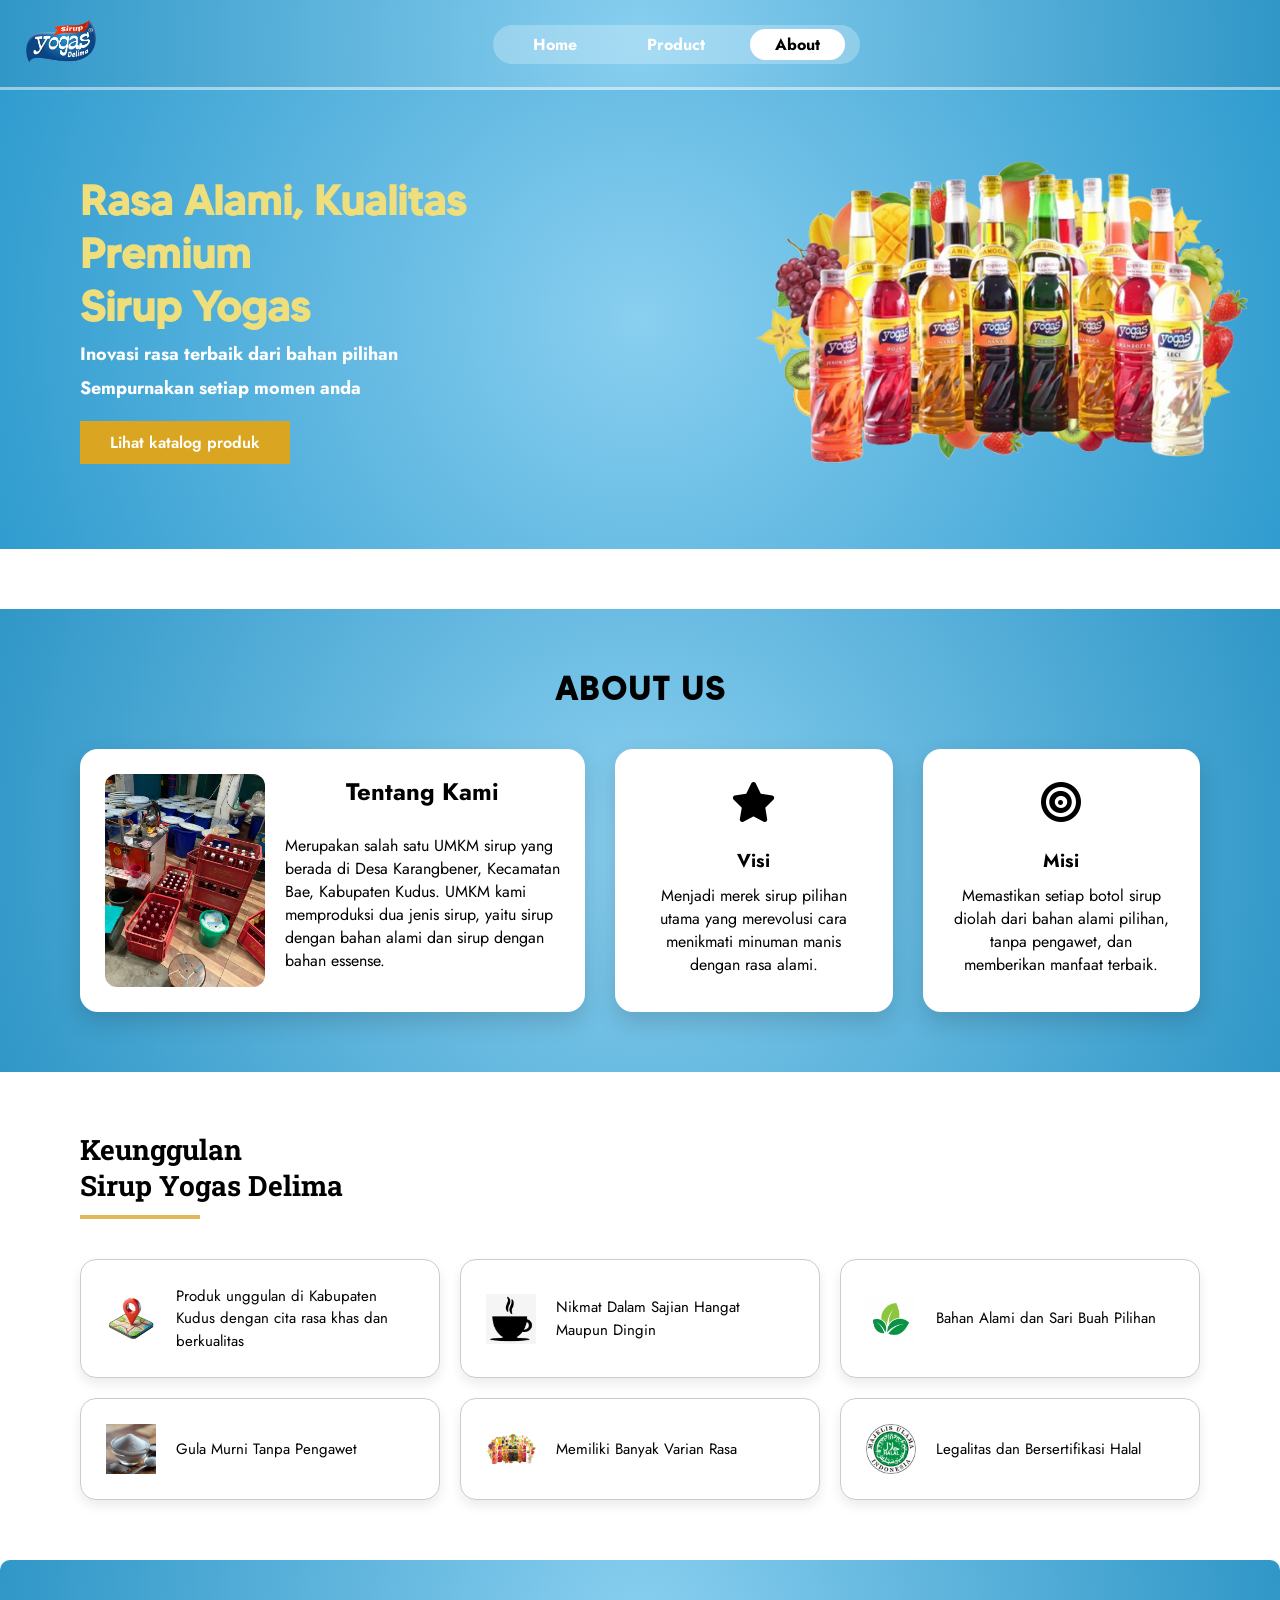
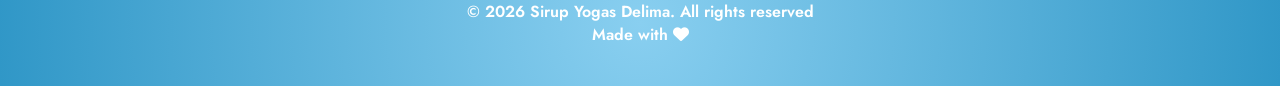
<file: about/index.html>
<!DOCTYPE html>
<html lang="en">
<head>
  <meta charset="UTF-8">
  <meta name="viewport" content="width=device-width, initial-scale=1.0">
  <title>Yogas Delima - About Us</title>
  <link rel="icon" href="../img/favicon.ico">
  <link rel="stylesheet" href="style.css">
  <link rel="stylesheet" href="https://cdnjs.cloudflare.com/ajax/libs/font-awesome/6.5.1/css/all.min.css">
</head>
<body>
  <nav class="navbar" id="navbar">
    <a class="logo" href="../">
      <img src="../img/logo.png" alt="Logo">
    </a>
    <ul class="menu" id="menu">
      <li><a href="../">Home</a></li>
      <li><a href="../product/">Product</a></li>
      <li class="active"><a href="" class="active">About</a></li>
    </ul>
    <div class="burger" id="burger">
      <span></span>
      <span></span>
      <span></span>
    </div>
  </nav>

  <section id="hero">
    <div class="hero-left">
      <h2>rasa alami, kualitas premium</h2>
      <h2>sirup yogas</h2>
      <h4>Inovasi rasa terbaik dari bahan pilihan</h4>
      <h4>Sempurnakan setiap momen anda</h4>
      <a href="../product/">Lihat katalog produk</a>
    </div>
    <div class="hero-right">
      <img src="../img/family.png" alt="Family">
    </div>
  </section>

  <div class="gap"></div>

  <section id="about">
    <h2 class="section-title">about us</h2>
    <div class="about-flex">
      <div class="card tentang">
        <img src="../img/tentang.jpeg" alt="Tentang Kami">
        <div class="text-about">
          <h2>Tentang Kami</h2>
          <p>
            Merupakan salah satu UMKM sirup yang berada di Desa Karangbener,
            Kecamatan Bae, Kabupaten Kudus. UMKM kami memproduksi dua jenis
            sirup, yaitu sirup dengan bahan alami dan sirup dengan bahan essense.
          </p>
        </div>
      </div>
      <div class="card small">
        <div class="icon"><i class="fas fa-star"></i></div>
        <h3>Visi</h3>
        <p>
          Menjadi merek sirup pilihan utama yang merevolusi cara menikmati
          minuman manis dengan rasa alami.
        </p>
      </div>
      <div class="card small">
        <div class="icon"><i class="fas fa-bullseye"></i></div>
        <h3>Misi</h3>
        <p>
          Memastikan setiap botol sirup diolah dari bahan alami pilihan,
          tanpa pengawet, dan memberikan manfaat terbaik.
        </p>
      </div>
    </div>
  </section>

  <section id="keunggulan">
    <div class="title">
      <h2>Keunggulan<br>Sirup Yogas Delima</h2>
      <span class="line"></span>
    </div>

    <div class="keunggulan-grid">
      <div class="item">
        <img src="../img/icon1.jpg" alt="">
        <p>Produk unggulan di Kabupaten Kudus dengan cita rasa khas dan berkualitas</p>
      </div>

      <div class="item">
        <img src="../img/icon2.jpg" alt="">
        <p>Nikmat Dalam Sajian Hangat Maupun Dingin</p>
      </div>

      <div class="item">
        <img src="../img/icon3.jpg" alt="">
        <p>Bahan Alami dan Sari Buah Pilihan</p>
      </div>

      <div class="item">
        <img src="../img/icon4.jpg" alt="">
        <p>Gula Murni Tanpa Pengawet</p>
      </div>

      <div class="item">
        <img src="../img/family.png" alt="">
        <p>Memiliki Banyak Varian Rasa</p>
      </div>

      <div class="item">
        <img src="../img/icon6.jpg" alt="">
        <p>Legalitas dan Bersertifikasi Halal</p>
      </div>
    </div>
  </section>

  <footer id="footer">
    <p>&copy; <span id="year"></span> Sirup Yogas Delima. All rights reserved</p>
    <p>Made with <i class="fas fa-heart"></i></p>
  </footer>

  <script src="script.js"></script>
</body>

</html>
</file>
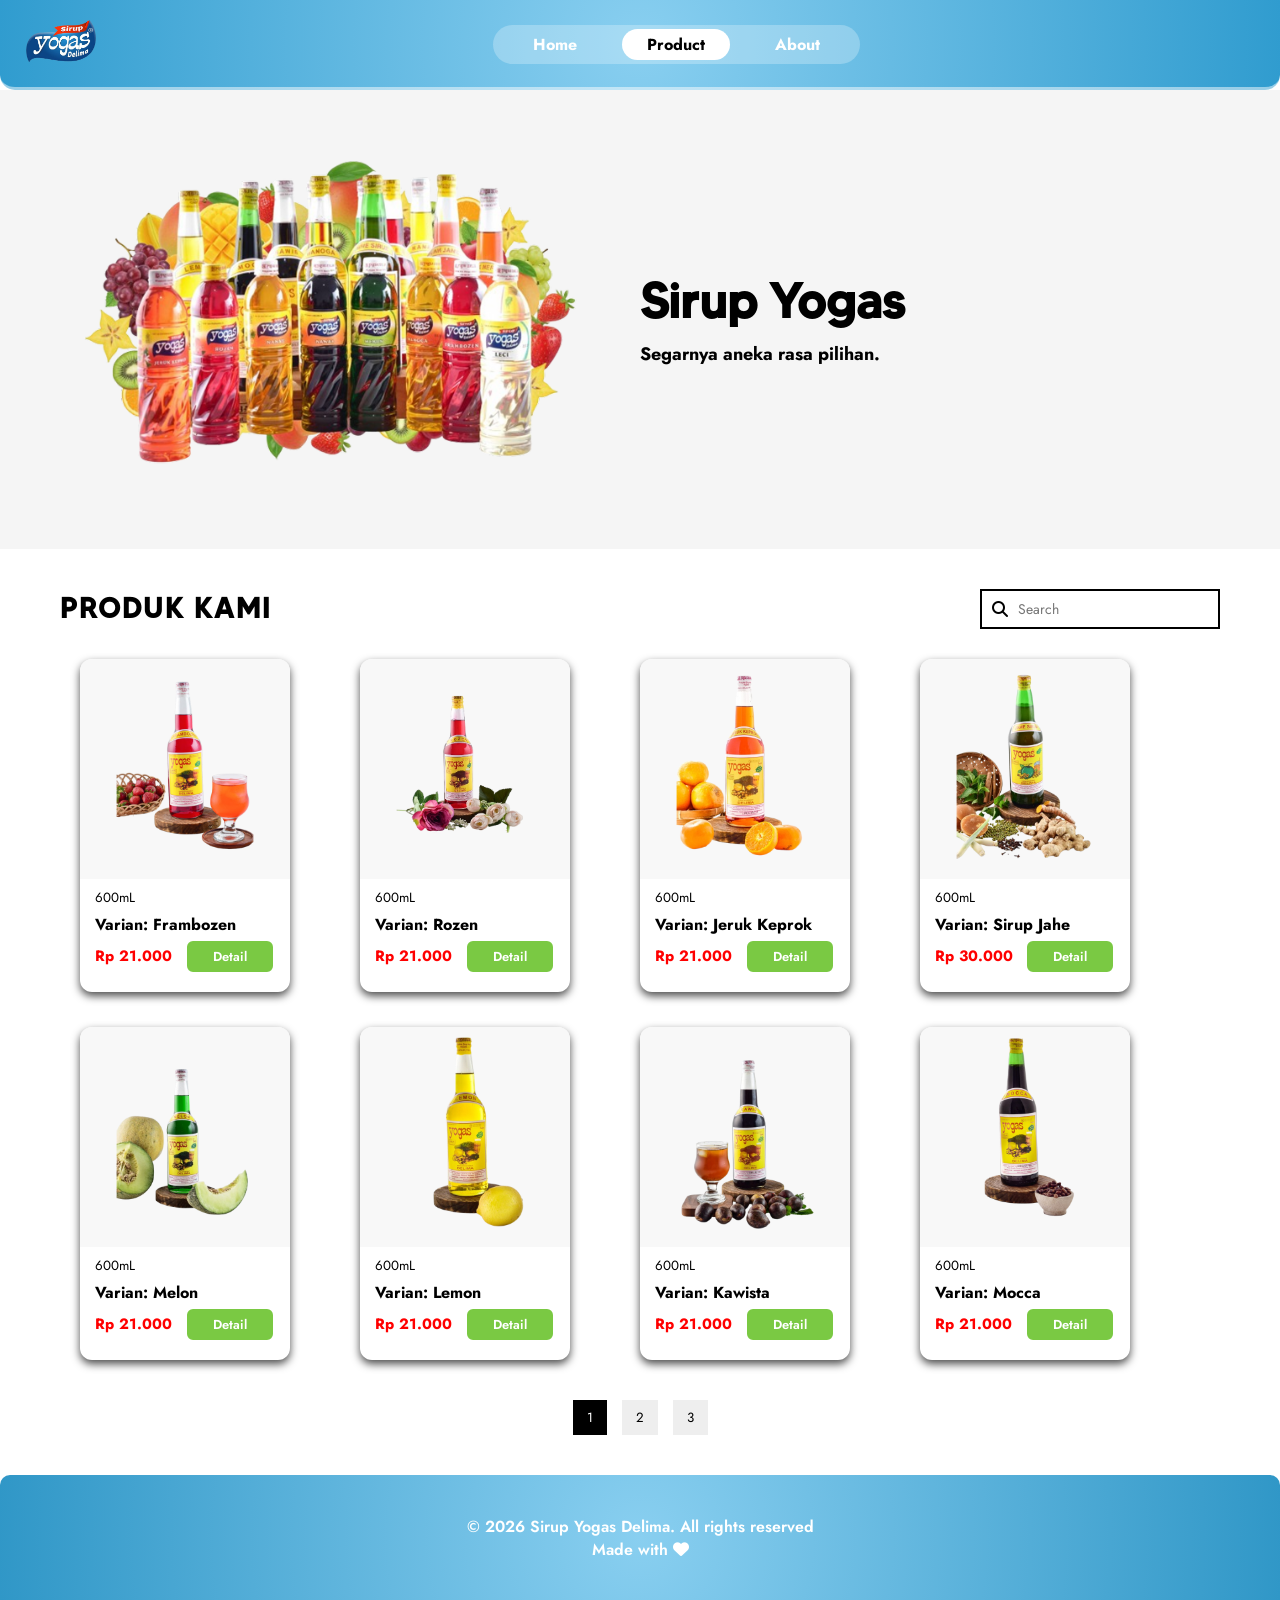
<file: product/index.html>
<!DOCTYPE html>
<html lang="en">
<head>
  <meta charset="UTF-8">
  <meta name="viewport" content="width=device-width, initial-scale=1.0">
  <title>Yogas Delima - Product</title>
  <link rel="stylesheet" href="style.css">
  <link rel="stylesheet" href="https://cdnjs.cloudflare.com/ajax/libs/font-awesome/6.5.1/css/all.min.css">
  <link rel="icon" href="../img/favicon.ico">
</head>
<body>
  <nav class="navbar" id="navbar">
    <a class="logo" href="../">
      <img src="../img/logo.png" alt="Logo">
    </a>
    <ul class="menu" id="menu">
      <li><a href="../">Home</a></li>
      <li class="active"><a href="#">Product</a></li>
      <li><a href="../about/">About</a></li>
    </ul>
    <div class="burger" id="burger">
      <span></span>
      <span></span>
      <span></span>
    </div>
  </nav>

  <section class="hero">
    <div class="hero-left">
      <img src="../img/family.png" alt="Family">
    </div>
    <div class="hero-right">
      <h2>sirup yogas</h2>
      <h4>Segarnya aneka rasa pilihan.</h4>
    </div>
  </section>

  <section class="product-section">
    <div class="product-header">
      <h2>PRODUK KAMI</h2>
      <div class="search-box">
        <i class="fas fa-magnifying-glass"></i>
        <input type="search" id="searchInput" placeholder="Search">
      </div>
    </div>
    <div id="productGrid" class="product-grid"></div>
    <div id="pagination" class="pagination"></div>
  </section>

  <footer id="footer">
    <p>&copy; <span id="year"></span> Sirup Yogas Delima. All rights reserved</p>
    <p>Made with <i class="fas fa-heart"></i></p>
  </footer>
  <script src="script.js"></script>
</body>

</html>
</file>
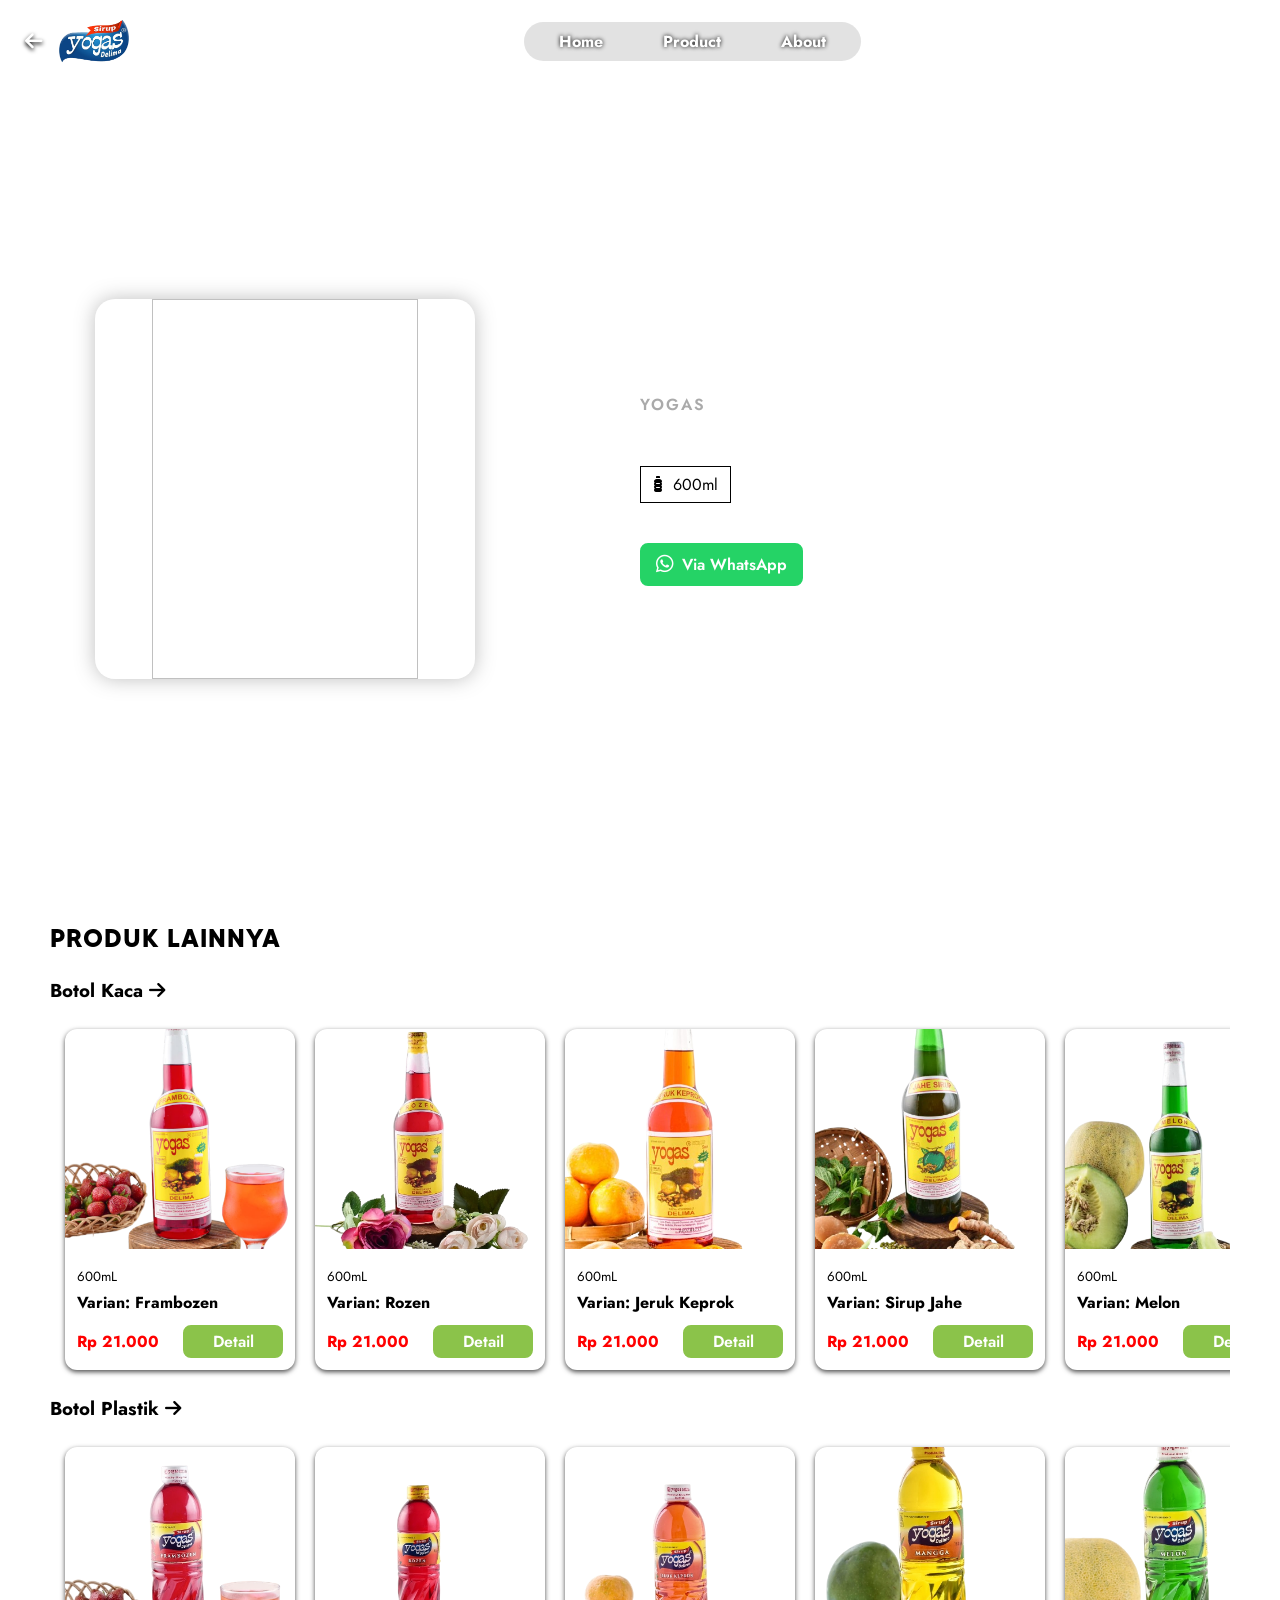
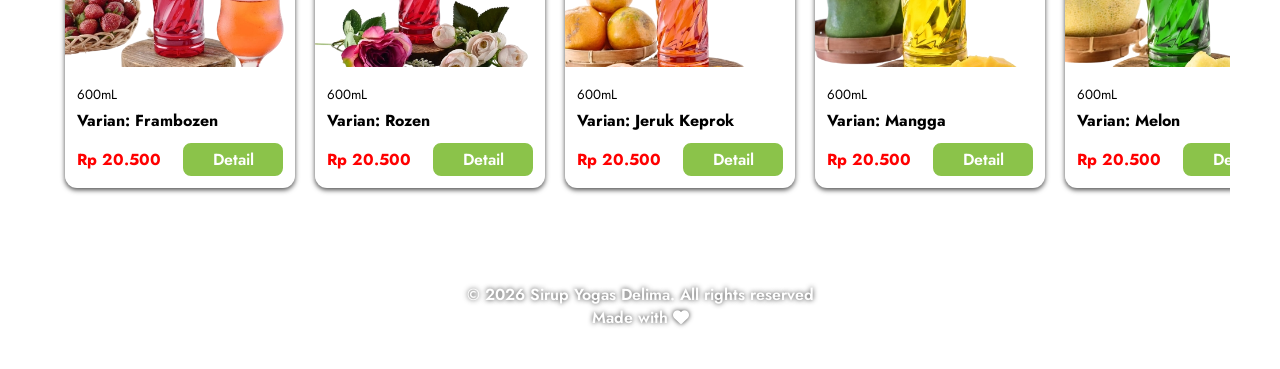
<file: details/detail.html>
<!DOCTYPE html>
<html lang="en">
<head>
  <meta charset="UTF-8">
  <meta name="viewport" content="width=device-width, initial-scale=1.0">
  <title>Yogas Delima - Detail Produk</title>
  <link rel="icon" href="../img/favicon.ico">
  <link rel="stylesheet" href="https://cdnjs.cloudflare.com/ajax/libs/font-awesome/6.5.1/css/all.min.css">
  <link rel="stylesheet" href="style.css">
</head>
<body>
  <nav class="navbar">
    <div class="logo">
      <a href="#" onclick="javascript:history.back(); return false"><i class="fas fa-arrow-left"></i></a>
      <img src="../img/logo.png" alt="Logo" href="../">
    </div>
    <ul class="menu" id="menu">
      <li><a href="../">Home</a></li>
      <li><a href="../product/">Product</a></li>
      <li><a href="../about/">About</a></li>
    </ul>
    <div class="burger" id="burger">
      <span></span>
      <span></span>
      <span></span>
    </div>
  </nav>

  <section class="detail-hero">
  <div class="detail-left">
    <div class="image-box">
      <img id="productImg">
    </div>
  </div>
  <div class="detail-right">
    <span class="brand">YOGAS</span>
    <h1 id="productName"></h1>
    <p class="desc" id="productDesc"></p>
    <div class="volume"><i class="fas fa-bottle-water"></i> 600ml</div>
    <div class="price" id="productPrice"></div>
    <a href="https://wa.me/6285713622235" class="btn-wa"><i class="fab fa-whatsapp"></i> Via WhatsApp</a>
  </div>
</section>

<section id="product">
    <div class="product">
      <div class="heading">
        <h2>produk lainnya</h2>
      </div>
      <br>
      <h3>Botol Kaca <i class="fas fa-arrow-right"></i></h3>
      <div class="list-produk" id="listProduk">
        <!-- 1 -->
        <div class="card" data-name="frambozen">
          <img src="../img/variant/frambozen.png">
          <div class="info">
            <small>600mL</small>
            <h4>Varian: Frambozen</h4>
            <div class="action">
              <p class="harga">Rp 21.000</p>
              <a href="detail.html?id=1" class="btn-beli">Detail</a>
            </div>
          </div>
        </div>
        <!-- 2 -->
         <div class="card" data-name="rozen">
          <img src="../img/variant/rozen.png">
          <div class="info">
            <small>600mL</small>
            <h4>Varian: Rozen</h4>
            <div class="action">
              <p class="harga">Rp 21.000</p>
              <a href="detail.html?id=2" class="btn-beli">Detail</a>
            </div>
          </div>
        </div>
        <!-- 3 -->
         <div class="card" data-name="jeruk keprok">
          <img src="../img/variant/jeruk_keprok.png">
          <div class="info">
            <small>600mL</small>
            <h4>Varian: Jeruk Keprok</h4>
            <div class="action">
              <p class="harga">Rp 21.000</p>
              <a href="detail.html?id=3" class="btn-beli">Detail</a>
            </div>
          </div>
        </div>
        <!-- 4 -->
        <div class="card" data-name="jahe">
          <img src="../img/variant/jahe.png">
          <div class="info">
            <small>600mL</small>
            <h4>Varian: Sirup Jahe</h4>
            <div class="action">
              <p class="harga">Rp 21.000</p>
              <a href="detail.html?id=4" class="btn-beli">Detail</a>
            </div>
          </div>
        </div>
        <!-- 5 -->
        <div class="card" data-name="melon">
          <img src="../img/variant/melon.png">
          <div class="info">
            <small>600mL</small>
            <h4>Varian: Melon</h4>
            <div class="action">
              <p class="harga">Rp 21.000</p>
              <a href="detail.html?id=5" class="btn-beli">Detail</a>
            </div>
          </div>
        </div>
        <!-- 6 -->
        <div class="card" data-name="lemon">
          <img src="../img/variant/lemon.png">
          <div class="info">
            <small>600mL</small>
            <h4>Varian: Lemon</h4>
            <div class="action">
              <p class="harga">Rp 21.000</p>
              <a href="detail.html?id=6" class="btn-beli">Detail</a>
            </div>
          </div>
        </div>
        <!-- 7 -->
        <div class="card" data-name="kawis">
          <img src="../img/variant/kawis.png">
          <div class="info">
            <small>600mL</small>
            <h4>Varian: Kawis</h4>
            <div class="action">
              <p class="harga">Rp 21.000</p>
              <a href="detail.html?id=7" class="btn-beli">Detail</a>
            </div>
          </div>
        </div>
        <!-- 8 -->
        <div class="card" data-name="mocca">
          <img src="../img/variant/mocca.png">
          <div class="info">
            <small>600mL</small>
            <h4>Varian: Mocca</h4>
            <div class="action">
              <p class="harga">Rp 21.000</p>
              <a href="detail.html?id=8" class="btn-beli">Detail</a>
            </div>
          </div>
        </div>
        <!-- 9 -->
        <div class="card" data-name="leci">
          <img src="../img/variant/leci.png">
          <div class="info">
            <small>600mL</small>
            <h4>Varian: Leci</h4>
            <div class="action">
              <p class="harga">Rp 21.000</p>
              <a href="detail.html?id=9" class="btn-beli">Detail</a>
            </div>
          </div>
        </div>
        <!-- 10 -->
        <div class="card" data-name="nanas">
          <img src="../img/variant/nanas.png">
          <div class="info">
            <small>600mL</small>
            <h4>Varian: Nanas</h4>
            <div class="action">
              <p class="harga">Rp 21.000</p>
              <a href="detail.html?id=10" class="btn-beli">Detail</a>
            </div>
          </div>
        </div>
        <!-- 11 -->
        <div class="card" data-name="mangga">
          <img src="../img/variant/mangga.png">
          <div class="info">
            <small>600mL</small>
            <h4>Varian: Mangga</h4>
            <div class="action">
              <p class="harga">Rp 21.000</p>
              <a href="detail.html?id=11" class="btn-beli">Detail</a>
            </div>
          </div>
        </div>
        <!-- 12 -->
        <div class="card" data-name="jambu">
          <img src="../img/variant/jambu.png">
          <div class="info">
            <small>600mL</small>
            <h4>Varian: Jambu</h4>
            <div class="action">
              <p class="harga">Rp 21.000</p>
              <a href="detail.html?id=12" class="btn-beli">Detail</a>
            </div>
          </div>
        </div>
      </div>
      <h3>Botol Plastik <i class="fas fa-arrow-right"></i></h3>
      <div class="list-produk">
        <!-- 1 -->
        <div class="card" data-name="frambozen">
          <img src="../img/plastic/frambozen.png">
          <div class="info">
            <small>600mL</small>
            <h4>Varian: Frambozen</h4>
            <div class="action">
              <p class="harga">Rp 20.500</p>
              <a href="detail.html?id=13" class="btn-beli">Detail</a>
            </div>
          </div>
        </div>
        <!-- 2 -->
         <div class="card" data-name="rozen">
          <img src="../img/plastic/rozen.png">
          <div class="info">
            <small>600mL</small>
            <h4>Varian: Rozen</h4>
            <div class="action">
              <p class="harga">Rp 20.500</p>
              <a href="detail.html?id=14" class="btn-beli">Detail</a>
            </div>
          </div>
        </div>
        <!-- 3 -->
         <div class="card" data-name="jeruk keprok">
          <img src="../img/plastic/jeruk_keprok.png">
          <div class="info">
            <small>600mL</small>
            <h4>Varian: Jeruk Keprok</h4>
            <div class="action">
              <p class="harga">Rp 20.500</p>
              <a href="detail.html?id=15" class="btn-beli">Detail</a>
            </div>
          </div>
        </div>
        <!-- 4 -->
        <div class="card" data-name="mangga">
          <img src="../img/plastic/mangga.png">
          <div class="info">
            <small>600mL</small>
            <h4>Varian: Mangga</h4>
            <div class="action">
              <p class="harga">Rp 20.500</p>
              <a href="detail.html?id=16" class="btn-beli">Detail</a>
            </div>
          </div>
        </div>
        <!-- 5 -->
        <div class="card" data-name="melon">
          <img src="../img/plastic/melon.png">
          <div class="info">
            <small>600mL</small>
            <h4>Varian: Melon</h4>
            <div class="action">
              <p class="harga">Rp 20.500</p>
              <a href="detail.html?id=17" class="btn-beli">Detail</a>
            </div>
          </div>
        </div>
        <!-- 6 -->
        <div class="card" data-name="leci">
          <img src="../img/plastic/leci.png">
          <div class="info">
            <small>600mL</small>
            <h4>Varian: Leci</h4>
            <div class="action">
              <p class="harga">Rp 20.500</p>
              <a href="detail.html?id=18" class="btn-beli">Detail</a>
            </div>
          </div>
        </div>
        <!-- 7 -->
        <div class="card" data-name="kawis">
          <img src="../img/plastic/kawista.png">
          <div class="info">
            <small>600mL</small>
            <h4>Varian: Kawista</h4>
            <div class="action">
              <p class="harga">Rp 20.500</p>
              <a href="detail.html?id=19" class="btn-beli">Detail</a>
            </div>
          </div>
        </div>
        <!-- 8 -->
        <div class="card" data-name="nanas">
          <img src="../img/plastic/nanas.png">
          <div class="info">
            <small>600mL</small>
            <h4>Varian: Nanas</h4>
            <div class="action">
              <p class="harga">Rp 20.500</p>
              <a href="detail.html?id=20" class="btn-beli">Detail</a>
            </div>
          </div>
        </div>
      </div>
      <h4 class="hint">Geser ke kanan untuk melihat produk <i class="fa-solid fa-arrow-right"></i></h4>
    </div>
  </section>

  <footer class="copyright">
    <p>&copy; <span id="year"></span> Sirup Yogas Delima. All rights reserved</p>
    <p>Made with <i class="fas fa-heart"></i></p>
  </footer>

<script src="script.js"></script>
</body>

</html>
</file>
<file: about/style.css>
@font-face {
  font-family: 'Jost';
  src: url("../fonts/jost.ttf") format(truetype);
}

@font-face {
  font-family: 'Made Tommy';
  src: url("../fonts/made_tommy.otf") format(opentype);
}

@font-face {
  font-family: 'Roboto Slab';
  src: url("../fonts/roboto_slab.ttf") format(truetype);
}

* {
  margin: 0;
  padding: 0;
  box-sizing: border-box;
  font-family: 'Jost', sans-serif;
}

html, body {
  background: white;
  max-width: 100%;
  overflow-x: hidden;
}

.navbar {
  background: radial-gradient(circle,rgba(137, 207, 240, 1) 0%, rgba(48, 151, 199, 1) 100%);
  display: flex;
  align-items: center;
  padding: 5px 25px 4px 25px;
  border-bottom: 3px solid rgba(255, 255, 255, 0.5);
}

.logo img {
  height: 4.5rem;
}

.menu {
  list-style: none;
  display: flex;
  margin: 0 auto;
  background: rgba(255, 255, 255, .25);
  padding: 8px 15px;
  border-radius: 40px;
  gap: 20px;
  z-index: 3;
}

.menu li {
  cursor: pointer;
  font-weight: bold;
  color: white;
  transition: 0.3s;
}

.menu li a {
  padding: 4px 25px;
  border-radius: 30px;
  color: white;
  text-decoration: none;
  transition: .3s ease-in-out;
}

.menu li:hover a {
  background: rgba(255, 255, 255, 1);
  color: black;
}

.menu li.active a {
  background: white;
  color: black;
}

.burger {
  display: none;
  flex-direction: column;
  gap: 5px;
  cursor: pointer;
}

.burger span {
  width: 26px;
  height: 3px;
  background-color: white;
  border-radius: 5px;
}

#hero {
  display: flex;
  align-items: center;
  justify-content: space-between;
  padding: 60px 80px;
  background: radial-gradient(circle,rgba(137, 207, 240, 1) 0%, rgba(48, 156, 207, 1) 100%);
}

.hero-left {
  flex: 1;
}

.hero-left h2 {
  font-size: 42px;
  text-transform: capitalize;
  font-family: 'Made Tommy', sans-serif;
  color: rgb(239, 222, 124);
}

.hero-left h4 {
  margin-top: 8px;
  font-size: 18px;
  color: white;
}

.hero-left a {
  display: inline-block;
  margin-top: 20px;
  background-color: goldenrod;
  padding: 10px 30px;
  text-decoration: none;
  color: white;
  font-weight: 600;
  transition: .3s ease-in-out;
}

.hero-left a:hover {
  background-color: gold;
}

.hero-right {
  flex: 1;
}

.hero-right img {
  width: 100%;
  max-width: 500px;
  margin-left: 20%;
}

.gap {
  display: flex;
  content: "";
  padding: 30px;
}

#about {
  background: radial-gradient(circle,rgba(137, 207, 240, 1) 0%, rgba(48, 151, 199, 1) 100%);
  padding: 60px 80px;
}

.section-title {
  text-align: center;
  font-size: 32px;
  margin-bottom: 40px;
  font-family: 'Made Tommy', sans-serif;
  text-transform: uppercase;
  letter-spacing: 2px;
}

.about-flex {
  display: flex;
  gap: 30px;
  align-items: stretch;
}

.card {
  background: #fff;
  border-radius: 18px;
  padding: 25px;
  box-shadow: 0 10px 25px rgba(0,0,0,0.15);
}

.tentang {
  flex: 1;
  display: flex;
  gap: 20px;
}

.tentang h2 {
  text-align: center;
  padding-bottom: 25px;
}

.tentang img {
  width: 160px;
  border-radius: 12px;
  object-fit: cover;
}

.small {
  flex: 0.5;
  text-align: center;
}

.small .icon {
  font-size: 40px;
  margin-bottom: 15px;
}

.small h3 {
  margin-bottom: 10px;
}

#keunggulan {
  padding: 60px 80px;
  background: #fff;
}

.title h2 {
  font-size: 28px;
  font-family: 'Roboto Slab', serif;
  line-height: 1.3;
}

.line {
  display: block;
  width: 120px;
  height: 4px;
  background: #e1b85b;
  margin-top: 10px;
}

.keunggulan-grid {
  margin-top: 40px;
  display: grid;
  grid-template-columns: repeat(3, 1fr);
  gap: 20px;
}

.item {
  display: flex;
  align-items: center;
  gap: 20px;
  padding: 25px;
  background: #fff;
  border-radius: 16px;
  border: 1px solid #ccc;
  box-shadow: 0 6px 12px rgba(0,0,0,0.08);
}

.item img {
  width: 50px;
  height: 50px;
  object-fit: contain;
}

.item p {
  font-size: 15px;
  line-height: 1.5;
}

footer {
  padding: 40px;
  background: radial-gradient(circle,rgba(137, 207, 240, 1) 0%, rgba(48, 151, 199, 1) 100%);
  font-weight: 600;
  color: white;
  border-radius: 10px 10px 0 0;
}
footer p {
  font-family: 'Jost', sans-serif;
  text-align: center;
  font-size: 16px;
}

@media (max-width: 768px) {
  .navbar {
    flex-direction: row;
    justify-content: space-between;
    padding: 5px 10px;
  }

  .menu {
    position: absolute;
    top: 90px;
    left: 100%;
    transform: translateX(-100%);
    flex-direction: column;
    background: rgba(255, 255, 255, .5);
    border-radius: 0;
    display: none;
  }

  .menu li {
    text-align: center;
    margin: 12px 10px;
  }
  .menu li a {
    border-radius: 0;
    color: black;
    font-size: 18px;
    font-family: 'Jost', sans-serif;
  }

  .menu.show {
    display: flex;
  }

  .burger {
    display: flex;
    margin-right: 20px;
  }

  .logo img {
    height: 3rem;
    transform: scale(1.4);
    margin: 5px 20px 10px;
  }

  #hero {
    flex-direction: column;
    padding: 40px 20px;
    text-align: center;
  }

  .hero-right img {
    margin-left: 0;
    margin-top: 30px;
    max-width: 320px;
  }

  .hero-left h2 {
    font-size: 32px;
  }

  .hero-left h4 {
    font-size: 16px;
  }

  #about {
    padding: 40px 20px;
  }

  .about-flex {
    flex-direction: column;
  }

  .tentang {
    flex-direction: column;
    align-items: center;
    text-align: center;
  }

  .tentang img {
    width: 140px;
  }

  .small {
    flex: 1;
  }

  #keunggulan {
    padding: 40px 20px;
  }

  .keunggulan-grid {
    grid-template-columns: repeat(1, 1fr);
  }

  .item {
    padding: 20px;
  }

  .item p {
    font-size: 14px;
  }

  footer {
    padding: 25px 15px;
  }

  footer p {
    font-size: 14px;
  }
}
</file>
<file: product/style.css>
@font-face {
  font-family: 'Jost';
  src: url("../fonts/jost.ttf") format(truetype);
}

@font-face {
  font-family: 'Made Tommy';
  src: url("../fonts/made_tommy.otf") format(opentype);
}

@font-face {
  font-family: 'Roboto Slab';
  src: url("../fonts/roboto_slab.ttf") format(truetype);
}

* {
  margin: 0;
  padding: 0;
  box-sizing: border-box;
  font-family: 'Jost', sans-serif;
}

html, body {
  background: white;
  max-width: 100%;
  overflow-x: hidden;
}

.navbar {
  background: radial-gradient(circle,rgba(137, 207, 240, 1) 0%, rgba(48, 156, 207, 1) 100%);
  display: flex;
  align-items: center;
  padding: 5px 25px 4px 25px;
  border-bottom: 3px solid rgba(255, 255, 255, 0.5);
  border-radius: 0 0 15px 15px;
}

.logo img {
  height: 4.5rem;
}

.menu {
  list-style: none;
  display: flex;
  margin: 0 auto;
  background: rgba(255, 255, 255, .25);
  padding: 8px 15px;
  border-radius: 40px;
  gap: 20px;
  z-index: 3;
}

.menu li {
  cursor: pointer;
  font-weight: bold;
  color: white;
  transition: 0.3s;
}

.menu li a {
  padding: 4px 25px;
  border-radius: 30px;
  color: white;
  text-decoration: none;
  transition: .3s ease-in-out;
}

.menu li:hover a {
  background: rgba(255, 255, 255, 1);
  color: black;
}

.menu li.active a {
  background: rgba(255, 255, 255, 1);
  color: black;
}

.burger {
  display: none;
  flex-direction: column;
  gap: 5px;
  cursor: pointer;
}

.burger span {
  width: 26px;
  height: 3px;
  background-color: white;
  border-radius: 5px;
}

.hero {
  display: flex;
  align-items: center;
  justify-content: space-between;
  padding: 60px 80px;
  background: #f5f5f5;
}

.hero-left {
  flex: 1;
}

.hero-left img {
  width: 100%;
  max-width: 500px;
}

.hero-right {
  flex: 1;
}

.hero-right h2 {
  font-size: 48px;
  text-transform: capitalize;
  font-family: 'Made Tommy', sans-serif
}

.hero-right h4 {
  margin-top: 10px;
  font-size: 18px;
}

.product-section {
  padding: 40px 60px;
}

.product-header {
  display: flex;
  justify-content: space-between;
  align-items: center;
  margin-bottom: 30px;
}

.product-header h2 {
  font-family: 'Made Tommy', sans-serif;
  font-size: 28px;
  letter-spacing: 2px;
}

.search-box {
  position: relative;
  width: 240px;
}

.search-box input {
  width: 100%;
  padding: 8px 12px 8px 36px;
  border: 2px solid black;
  outline: none;
  font-size: 14px;
  text-align: left;
}

.search-box input:focus {
  border-color: #8bc34a;
}

.search-box i {
  position: absolute;
  left: 12px;
  top: 50%;
  transform: translateY(-50%);
  color: black;
}

.search-box input::placeholder {
  font-size: 14px;
}

.product-grid {
  display: grid;
  justify-content: center;
  grid-template-columns: repeat(4, 280px);
  row-gap: 35px;
}

.card {
  max-width: 210px;
  width: 100%;
  background: #fff;
  border-radius: 12px;
  box-shadow: 0 4px 8px rgba(0, 0, 0, .7);
  overflow: hidden;
  flex-shrink: 0;
  transition: .3s ease-in-out;
}

.card:hover {
  transform: scale(1.05);
}

.card img {
  width: 100%;
  height: 200px;
  transform: scale(1.2);
  aspect-ratio: 3 / 4;
  object-fit: contain;
  background: #f8f8f8;
  padding: 15px;
}

.card-body {
  padding: 20px 15px;
  flex-grow: 1;
}

.card-body h4 {
  font-size: 16px;
  margin: 5px 0;
}

.bottom {
  display: flex;
  width: 100%;
  flex-direction: row;
  align-items: center;
  justify-content: space-between;
}

.bottom .price {
  display: flex;
  color: red;
  font-weight: bold;
  font-size: 15px;
  justify-content: right;
  padding-right: 12px;
}

.detail-btn {
  background: #7ac943;
  color: #fff;
  border: 2px solid #7ac943;
  padding: 4px 24px;
  border-radius: 6px;
  font-size: 13px;
  text-decoration: none;
  font-weight: 600
}

.detail-btn:hover {
  background: white;
  color: #7ac943;
}

.pagination {
  margin-top: 40px;
  text-align: center;
}

.pagination button {
  border: none;
  background: #eee;
  padding: 8px 14px;
  margin: 0 5px;
  cursor: pointer;
}

.pagination .active {
  background: #000;
  color: #fff;
}

footer {
  padding: 40px;
  background: radial-gradient(circle,rgba(137, 207, 240, 1) 0%, rgba(48, 151, 199, 1) 100%);
  font-weight: 600;
  color: white;
  border-radius: 10px 10px 0 0;
}
footer p {
  font-family: 'Jost', sans-serif;
  text-align: center;
  font-size: 16px;
}

@media (max-width: 768px) {
  .navbar {
    flex-direction: row;
    justify-content: space-between;
    padding: 5px 10px;
  }

  .menu {
    position: absolute;
    top: 90px;
    left: 100%;
    transform: translateX(-100%);
    flex-direction: column;
    background: rgba(255, 255, 255, .5);
    border-radius: 0;
    display: none;
  }

  .menu li {
    text-align: center;
    margin: 12px 10px;
  }

  .menu li a {
    border-radius: 0;
    color: black;
    font-size: 18px;
    font-family: 'Jost', sans-serif;
  }

  .menu li:hover a {
    background: #444;
    color: white;
  }

  .menu li.active a {
    background: #444;
    color: white;
  }

  .menu.show {
    display: flex;
  }

  .burger {
    display: flex;
    margin-right: 20px;
  }

  .logo img {
    height: 3rem;
    transform: scale(1.4);
    margin: 5px 20px 10px;
  }

  .hero {
    flex-direction: column;
    padding: 40px 25px;
    text-align: center;
    gap: 30px;
  }

  .hero-left img {
    max-width: 360px;
    margin: 0 auto;
  }

  .hero-right h2 {
    font-size: 34px;
  }

  .hero-right h4 {
    font-size: 16px;
  }

  .product-section {
    padding: 30px 20px;
  }

  .product-header {
    flex-direction: column;
    align-items: flex-start;
    gap: 15px;
  }

  .search-box {
    width: 100%;
  }

  .product-grid {
    grid-template-columns: repeat(2, 160px);
    row-gap: 30px;
    column-gap: 10px;
    justify-content: center;
  }

  .card {
    max-width: 160;
  }

  .card img {
    height: 160px;
    padding: 12px;
  }

  .card-body {
    padding: 16px 12px;
  }

  .card-body h4 {
    font-size: 13px;
  }

  .bottom .price {
    font-size: 12px;
  }

  .detail-btn {
    padding: 4px 10px;
    font-size: 12px;
  }

  footer {
    padding: 30px 20px;
  }

  footer p {
    font-size: 14px;
  }
}
</file>
<file: details/style.css>
@font-face {
  font-family: 'Jost';
  src: url("../fonts/jost.ttf") format(truetype);
}

@font-face {
  font-family: 'Made Tommy';
  src: url("../fonts/made_tommy.otf") format(opentype);
}

@font-face {
  font-family: 'Swirly Canalope';
  src: url("../fonts/swirly_canalope.otf") format(opentype);
}

* {
  margin: 0;
  padding: 0;
  box-sizing: border-box;
  font-family: 'Jost', sans-serif;
}

html, body {
  background: white;
  max-width: 100%;
  overflow-x: hidden;
}

.navbar {
  display: flex;
  align-items: center;
  padding: 5px 25px 4px 25px;
  border-bottom: 3px solid rgba(255, 255, 255, 0.5);
}

.logo {
  display: flex;
  flex-direction: row;
  gap: 15px;
  align-items: center;
}

.logo img {
  height: 4.5rem;
}

.logo a {
  color: white;
  font-size: 20px;
  text-shadow: 0 2px 4px black;
}

.menu {
  list-style: none;
  display: flex;
  margin: 0 auto;
  background: #CCCCCC90;
  padding: 8px 15px;
  border-radius: 40px;
  gap: 20px;
  z-index: 3;
}

.menu li {
  cursor: pointer;
  font-weight: bold;
  color: white;
  transition: 0.3s;
}

.menu li a {
  padding: 4px 20px;
  border-radius: 30px;
  color: white;
  text-decoration: none;
  transition: .3s ease-in-out;
  text-shadow: 0 0px 4px black;
}

.menu li:hover a {
  background: rgba(255, 255, 255, 1);
  color: black;
  text-shadow: none;
}

.burger {
  display: none;
  flex-direction: column;
  gap: 5px;
  cursor: pointer;
}

.burger span {
  width: 26px;
  height: 3px;
  background-color: white;
  border-radius: 5px;
  box-shadow: 0 2px 4px black;
}

.detail-hero {
  display: flex;
  min-height: 90vh;
}

.detail-left {
  flex: 1;
  display: flex;
  align-items: center;
  justify-content: center;
  border-radius: 0 0 30px 0;
}

.image-box {
  width: 380px;
  aspect-ratio: 1 / 1;
  background: rgba(255,255,255,0.15);
  border-radius: 20px;
  display: flex;
  align-items: center;
  justify-content: center;
  box-shadow: 0 0 20px #55555560;
}

.image-box img {
  height: 100%;
  width: 70%;
  object-fit: cover;
}

.detail-right {
  flex: 1;
  padding: 80px 70px;
  display: flex;
  flex-direction: column;
  justify-content: center;
}

.brand {
  color: #aaa;
  font-weight: 600;
  letter-spacing: 2px;
}

.detail-right h1 {
  font-family: 'Made Tommy', sans-serif;
  margin: 10px 0 20px;
}

.detail-right .desc {
  max-width: 400px;
  line-height: 1.6;
  margin-bottom: 20px;
  font-family: 'Jost', sans-serif;
}

.volume {
  border: 1px solid black;
  padding: 6px 12px;
  width: fit-content;
  margin-bottom: 20px;
}

.volume i {
  padding-right: 5px;
}

.price {
  font-size: 22px;
  font-weight: 700;
  margin-bottom: 20px;
}

.btn-wa {
  background: #25d366;
  border: 2px solid #25d366;
  color: white;
  display: flex;
  padding: 8px 14px;
  border-radius: 8px;
  text-decoration: none;
  width: fit-content;
  font-weight: 600;
  font-size: 16px;
  transition: .3s ease-in-out;
  align-items: center;
}
.btn-wa i {
  padding-right: 8px;
  font-size: 20px;
}

.btn-wa:hover {
  background: white;
  color: #25d366;
}

#product {
  background-color: white;
}

#product .product {
  display: flex;
  margin: 30px 50px;
  flex-direction: column;
}

#product .product .heading {
  display: flex;
  flex-direction: row;
  justify-content: space-between;
  width: 100%;
  margin: 0 auto;
}

#product .product .heading h2 {
  text-transform: uppercase;
  font-weight: 800;
  font-family: 'Made Tommy', sans-serif;
  letter-spacing: 2px;
}

.search-box {
  position: relative;
  width: 240px;
}

.search-box input {
  width: 100%;
  padding: 8px 12px 8px 36px;
  border: 2px solid black;
  outline: none;
  font-size: 14px;
  text-align: left;
}

.search-box input:focus {
  border-color: #8bc34a;
}

.search-box i {
  position: absolute;
  left: 12px;
  top: 50%;
  transform: translateY(-50%);
  color: black;
}

.produk {
  padding: 20px;
}

.list-produk {
  display: flex;
  gap: 20px;
  overflow-x: auto;
  scroll-behavior: smooth;
  padding: 25px 15px 25px 15px;
}

.list-produk::-webkit-scrollbar {
  height: 8px;
  display: none;
}

.list-produk::-webkit-scrollbar-thumb {
  background: #ccc;
  border-radius: 10px;
}

.card {
  min-width: 230px;
  background: #fff;
  border-radius: 12px;
  box-shadow: 0 2px 5px rgba(0, 0, 0, .7);
  overflow: hidden;
  flex-shrink: 0;
  transition: .3s ease-in-out;
}

.card:hover {
  transform: scale(1.05);
}

.card img {
  width: 100%;
  height: 220px;
  object-fit: cover;
}

.info {
  padding: 12px;
  display: flex;
  flex-direction: column;
  gap: 5px;
}

.info small,
.info h4,
.info .action p,
.info .action button {
  font-family: 'Jost', sans-serif;
}

.action {
  display: flex;
  align-items: center;
  justify-content: space-between;
  margin-top: 6px;
}

.harga {
  color: red;
  font-weight: bold;
  margin: 0;
}

.btn-beli {
  width: 100px;
  padding: 3px 0;
  background: #8bc34a;
  border: 2px solid #8bc34a;
  text-decoration: none;
  text-align: center;
  font-family: 'Jost', sans-serif;
  font-weight: 600;
  color: white;
  border-radius: 8px;
  cursor: pointer;
  transition: .3s ease-in-out;
}

.btn-beli:hover {
  border: 2px solid black;
  color: black;
  background-color: white;
}

.hint {
  display: none;
}

footer {
  padding: 40px;
  font-weight: 600;
  color: white;
  border-radius: 15px 15px 0 0;
}
footer p {
  font-family: 'Jost', sans-serif;
  text-align: center;
  text-shadow: 0 0 5px #333;
}

@media (max-width: 768px) {
  .navbar {
    flex-direction: row;
    justify-content: space-between;
    padding: 5px 10px;
  }

  .menu {
    position: absolute;
    top: 90px;
    left: 100%;
    transform: translateX(-100%);
    flex-direction: column;
    background: rgba(255, 255, 255, .25);
    border-radius: 0;
    display: none;
  }

  .menu li {
    text-align: center;
    margin: 12px 10px;
  }
  .menu li a {
    border-radius: 0;
    color: white;
    font-size: 18px;
    font-family: 'Jost', sans-serif;
  }

  .menu.show {
    display: flex;
  }

  .burger {
    display: flex;
    margin-right: 20px;
  }

  .logo {
    padding-left: 15px;
  }

  .logo img {
    height: 3rem;
    transform: scale(1.4);
    margin: 5px 20px 10px;
  }

  .detail-hero {
    flex-direction: column;
  }

  .detail-left {
    padding: 40px 0;
    border-radius: 0 0 20px 20px;
  }

  .image-box {
    width: 280px;
  }

  .detail-right {
    padding: 40px 24px;
  }

  #product .product {
    margin: 20px;
  }

  #product .product .heading {
    flex-direction: column;
    gap: 12px;
  }

  .search-box {
    width: 100%;
  }

  .list-produk {
    gap: 14px;
  }

  .card {
    min-width: 180px;
  }

  .card img {
    height: 180px;
  }

  .btn-beli {
    width: 40%;
    font-size: 12px;
  }

  .hint {
    display: block;
    font-family: 'Jost', sans-serif;
    color: rgba(0, 0, 0, .5);
  }

  footer {
    padding: 25px;
  }

  footer p {
    font-size: 14px;
  }
}
</file>
